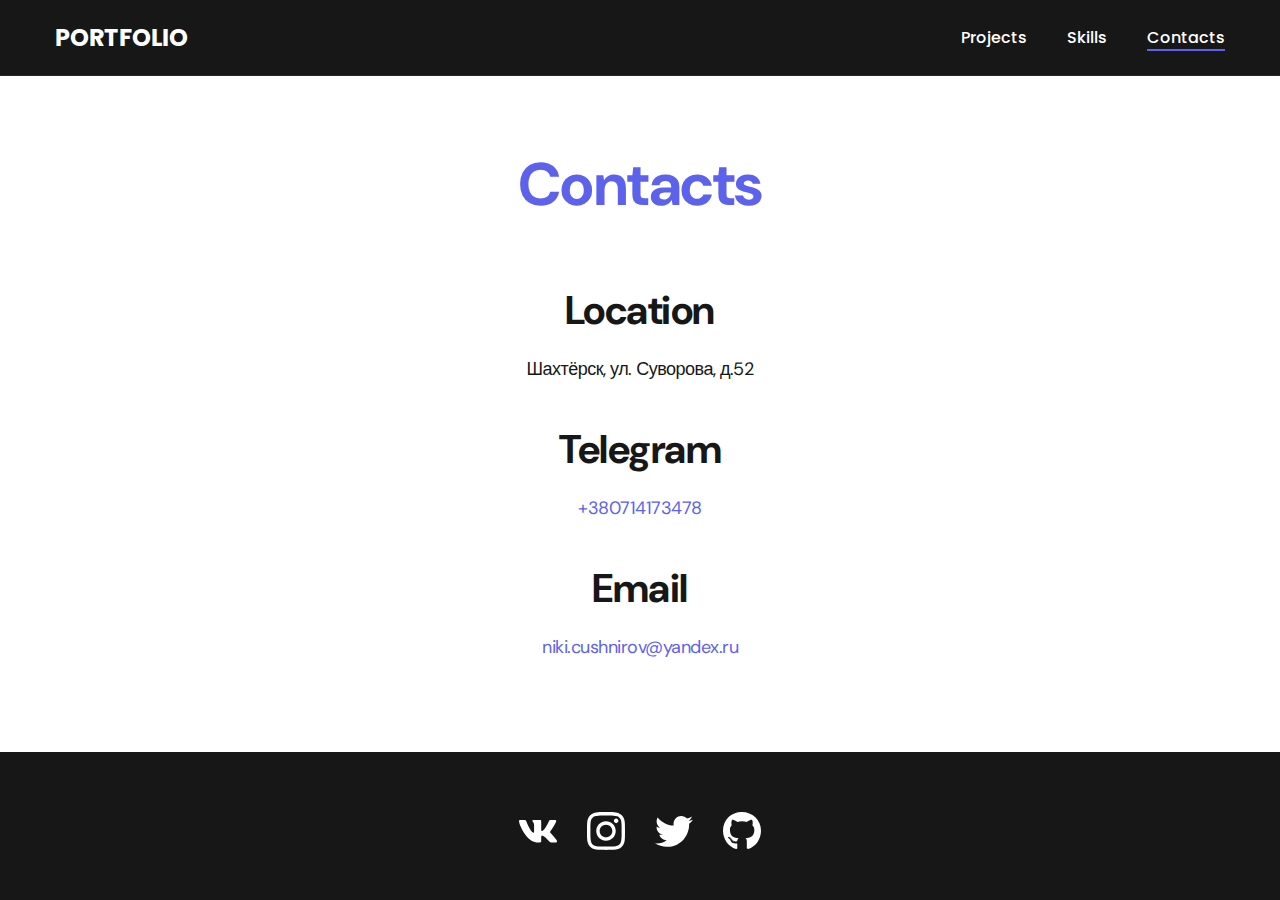
<file: contacts.html>
<!DOCTYPE html>
<html lang="ru">
<head>
    <meta charset="UTF-8">
    <meta http-equiv="X-UA-Compatible" content="IE=edge">
    <meta name="viewport" content="width=device-width, initial-scale=1.0">
    <title>Kushnirov Nikita</title>
    <link rel="stylesheet" href="./css/main.css">
</head>
<body>
    <header class="header">
        <div class="container">
            <div class="row">
                <a href="./index.html" class="logo">
                    portfolio
                </a>
                <nav class="nav">
                    <ul class="nav-list">
                        <li class="nav-list__item">
                            <a href="./index.html" class="nav-list__link ">
                                Projects
                            </a>
                        </li>
                        <li class="nav-list__item">
                            <a href="./skills.html" class="nav-list__link">
                                Skills
                            </a>
                        </li>
                        <li class="nav-list__item">
                            <a href="./contacts.html" class="nav-list__link nav-list__link--active">
                                Contacts
                            </a>
                        </li>
                    </ul>
                </nav>
            </div>
        </div>
    </header>

    <section class="contacts-section">
        <ul class="container">
            <h1 class="projects-section__tittle">Contacts</h1>
            <div class="content-list">
                <div class="content-list__item">
                    <h2 class="title2">Location</h2>
                    <p>Шахтёрск, ул. Суворова, д.52</p>
                </div>
                <div class="content-list__item">
                    <h2 class="title2">Telegram</h2>
                    <p><a href="tel:+380714173478">+380714173478</a></p>
                </div>
                <div class="content-list__item">
                    <h2 class="title2">Email</h2>
                    <p><a href="mailto:niki.cushnirov@yandex.ru">niki.cushnirov@yandex.ru</a></p>
                </div>
            </div>
        </ul>
    </section>

    <footer class="footer">
        <div class="container">
            <div class="footer-wrapper">
                <ul class="social">
                    <li class="social__item">
                        <a href="https://vk.com/odoglwn">
                            <img src="./img/icons/vk.svg" alt="vk-link">
                        </a>
                    </li>
                    <li class="social__item">
                        <a href="#!">
                        <img src="./img/icons/instagram.svg" alt="inst-link">
                        </a>
                    </li>
                    <li class="social__item">
                        <a href="#!">
                            <img src="./img/icons/twitter.svg" alt="twitter-link">
                        </a>
                    </li>
                    <li class="social__item">
                        <a href="https://github.com/Nearzev">
                            <img src="./img/icons/gitHub.svg" alt="github-link">
                        </a>
                    </li>
                </ul>
            </div>
        </div>
    </footer>
</body>
</html>
</file>
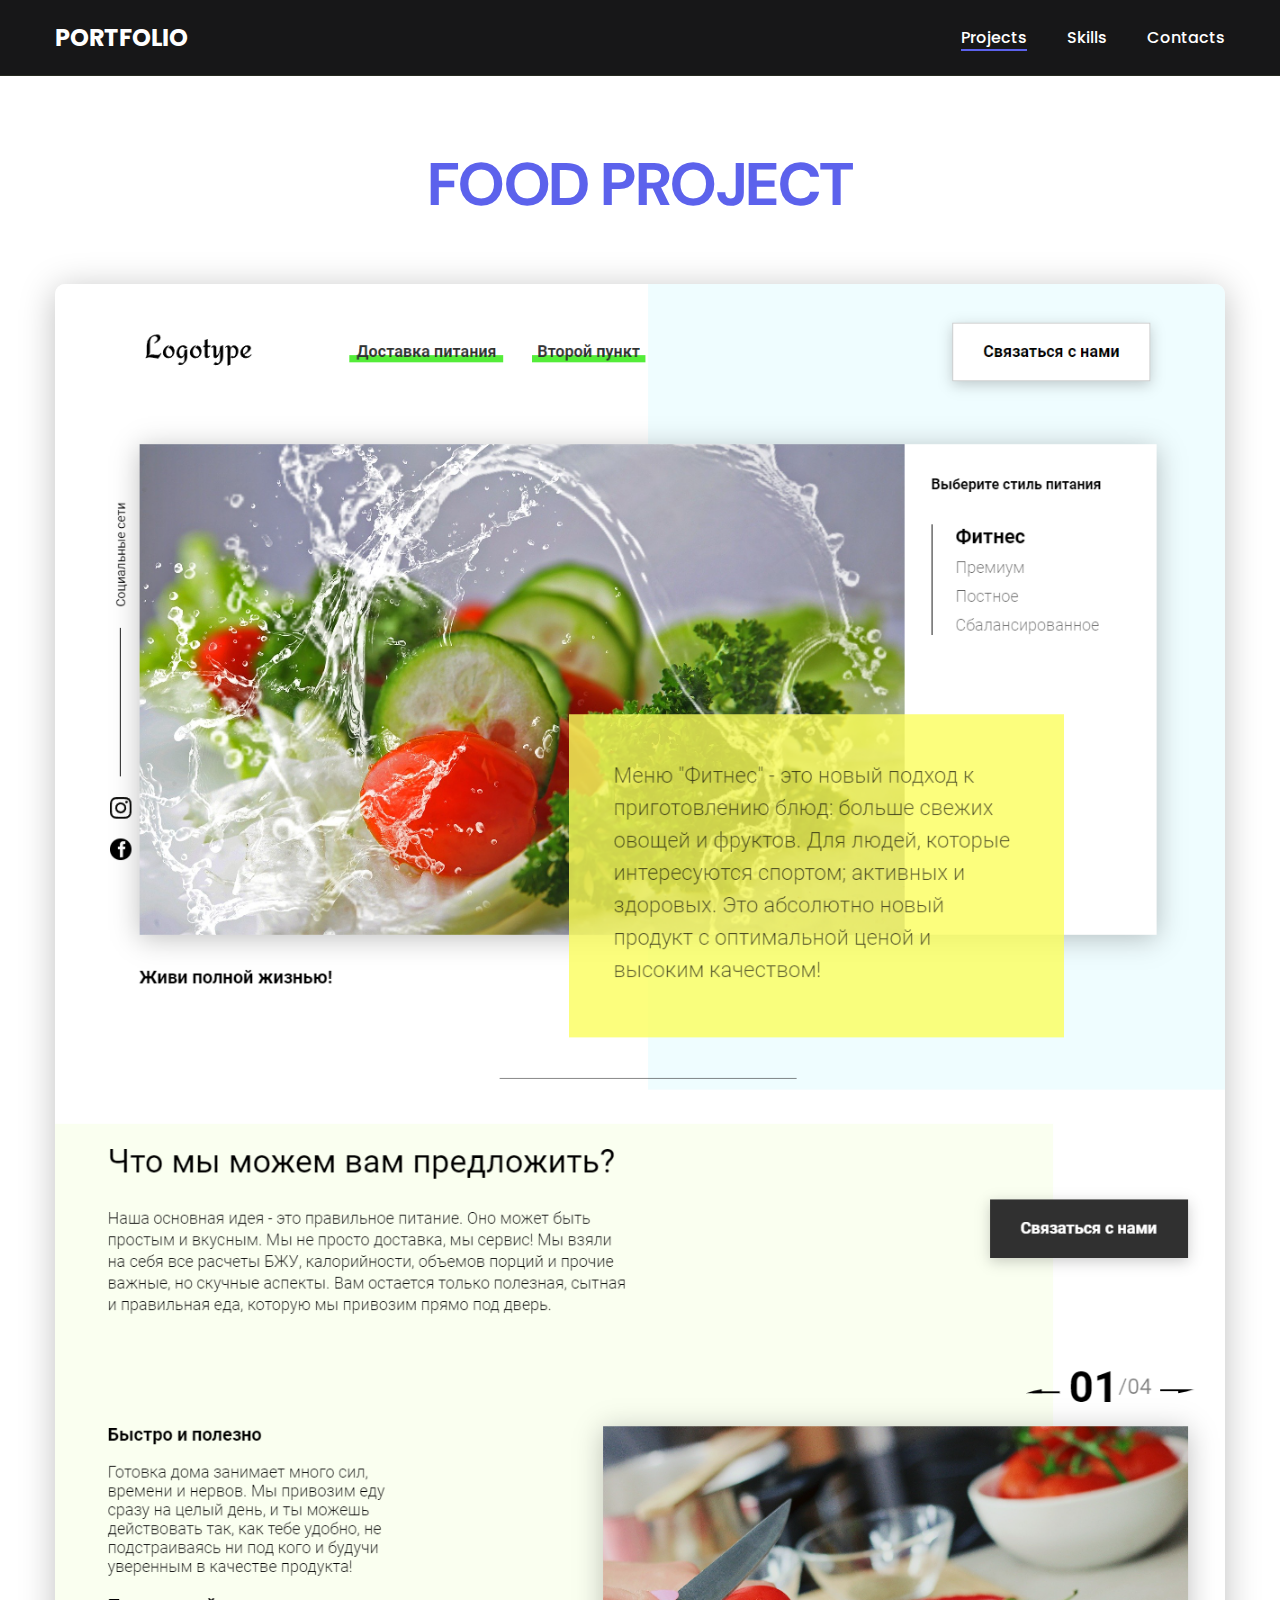
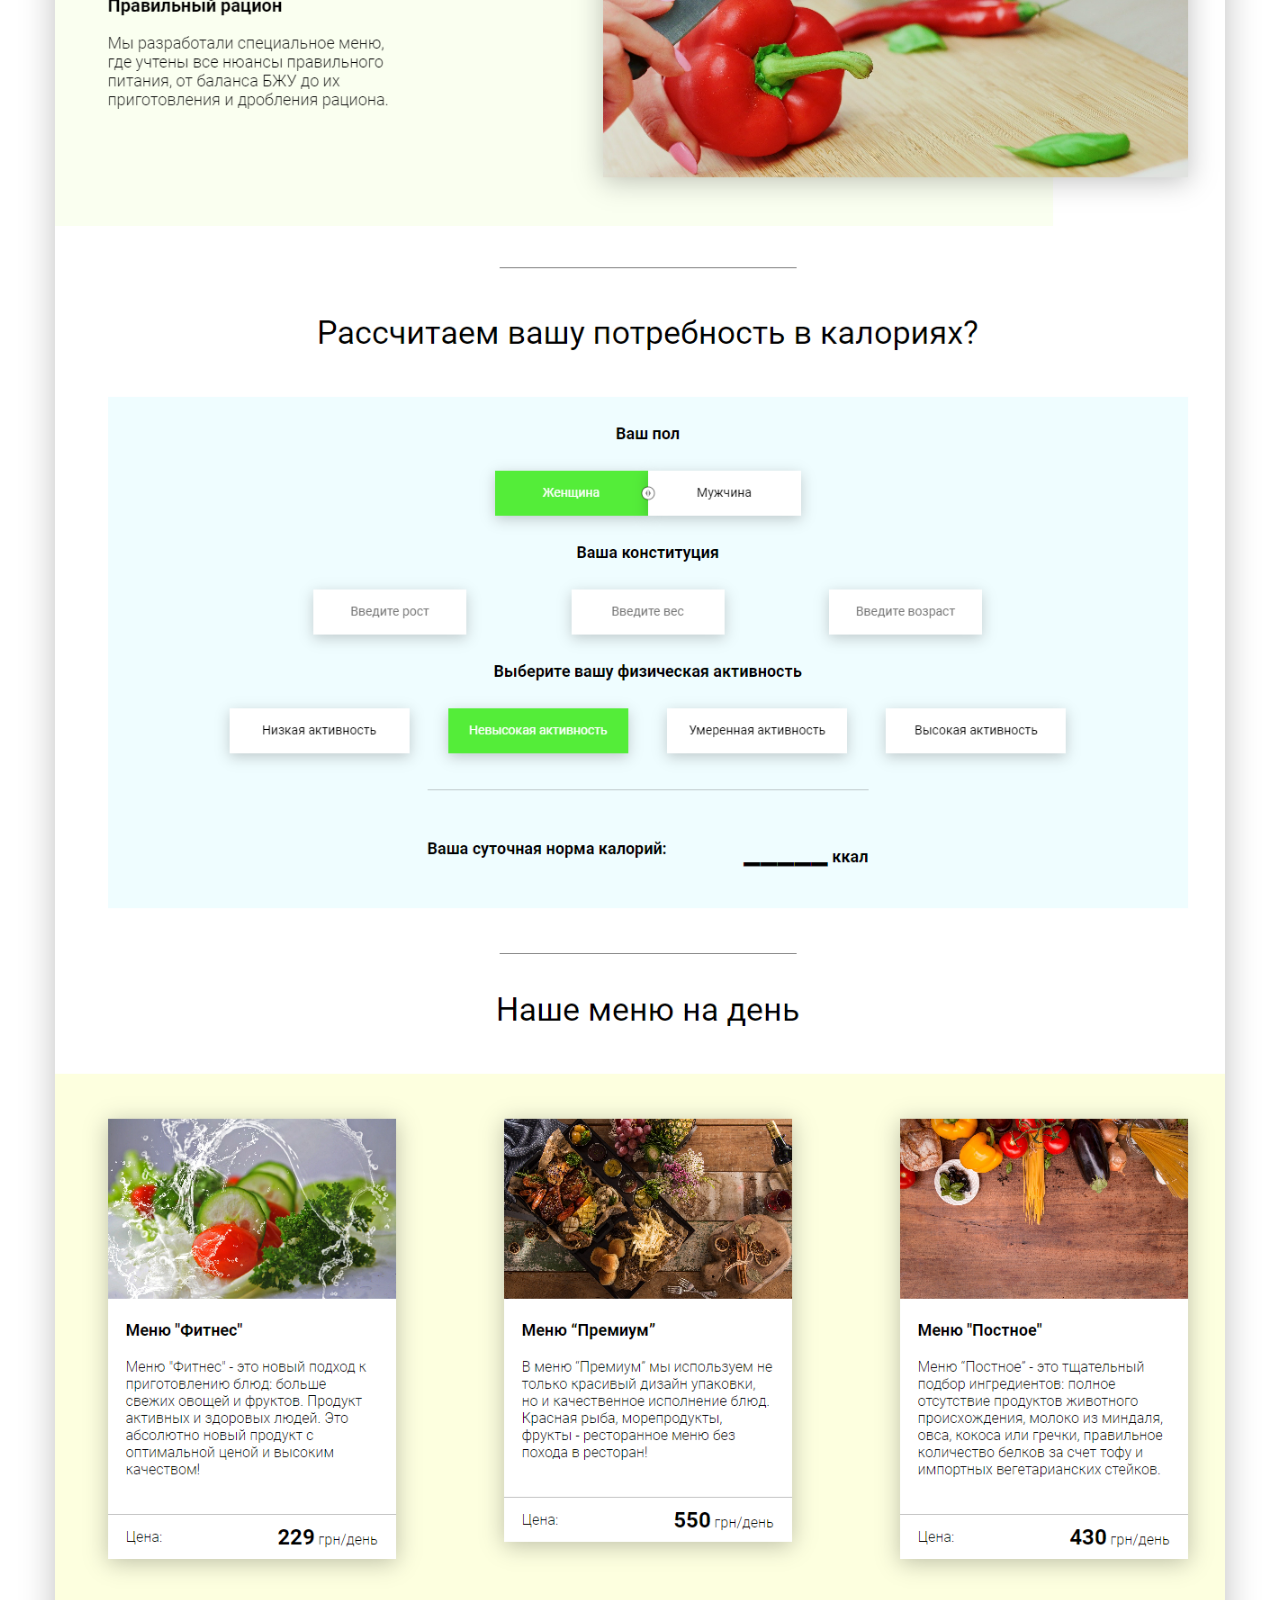
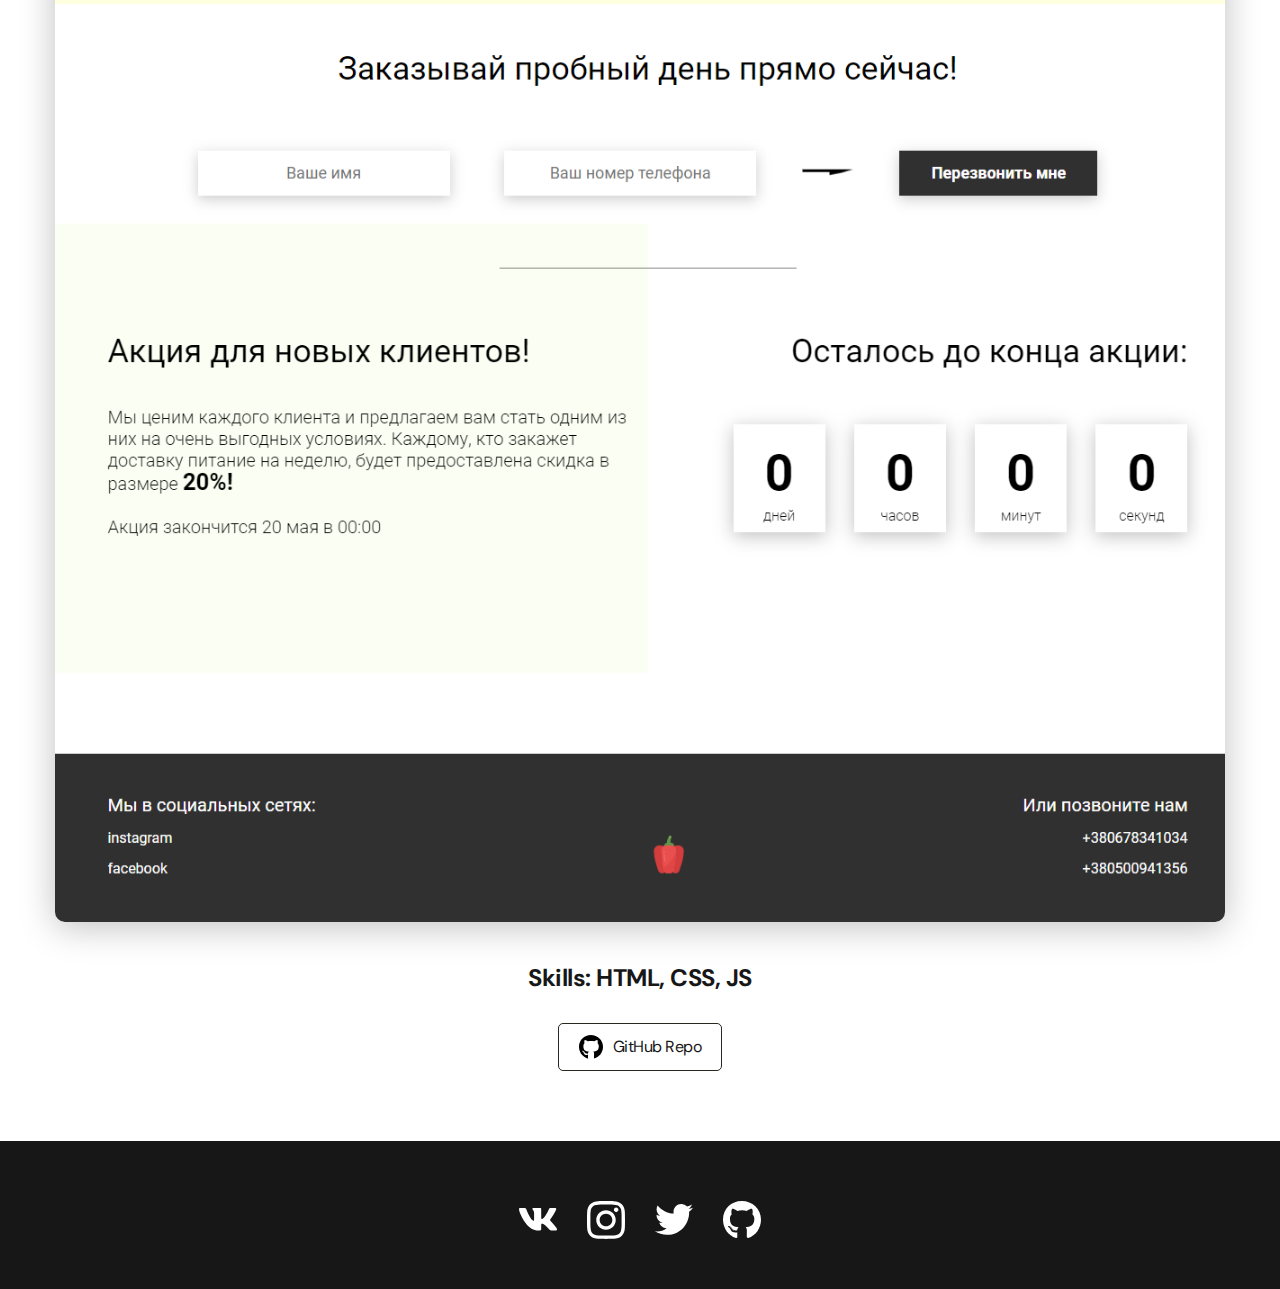
<file: project-page-2.html>
<!DOCTYPE html>
<html lang="ru">
<head>
    <meta charset="UTF-8">
    <meta http-equiv="X-UA-Compatible" content="IE=edge">
    <meta name="viewport" content="width=device-width, initial-scale=1.0">
    <title>Kushnirov Nikita</title>
    <link rel="stylesheet" href="./css/main.css">
</head>
<body>
    <header class="header">
        <div class="container">
            <div class="row">
                <a href="./index.html" class="logo">
                    portfolio
                </a>
                <nav class="nav">
                    <ul class="nav-list">
                        <li class="nav-list__item">
                            <a href="./index.html" class="nav-list__link nav-list__link--active">
                                Projects
                            </a>
                        </li>
                        <li class="nav-list__item">
                            <a href="./skills.html" class="nav-list__link">
                                Skills
                            </a>
                        </li>
                        <li class="nav-list__item">
                            <a href="./contacts.html" class="nav-list__link">
                                Contacts
                            </a>
                        </li>
                    </ul>
                </nav>
            </div>
        </div>
    </header>

    <section class="projects-section">
        <div class="container">
            <div class="project-details">
                <h2 class="projects-section__tittle">FOOD PROJECT</h2>
                <img src="./img/projects/FOOD-PROJECT.png" alt="" class="project-details__img">
                <div class="project-details__desc">
                    <p>Skills: HTML, CSS, JS</p>
                </div>
                <a href="https://github.com/Nearzev/FOOD__PROJECT/tree/master/food" class="project-btn">
                    <img src="./img/icons/black-github.svg" alt="">
                    GitHub Repo</a>
            </div>
        </div>
    </section>

    <footer class="footer">
        <div class="container">
            <div class="footer-wrapper">
                <ul class="social">
                    <li class="social__item">
                        <a href="https://vk.com/odoglwn">
                            <img src="./img/icons/vk.svg" alt="vk-link">
                        </a>
                    </li>
                    <li class="social__item">
                        <a href="#!">
                        <img src="./img/icons/instagram.svg" alt="inst-link">
                        </a>
                    </li>
                    <li class="social__item">
                        <a href="#!">
                            <img src="./img/icons/twitter.svg" alt="twitter-link">
                        </a>
                    </li>
                    <li class="social__item">
                        <a href="https://github.com/Nearzev">
                            <img src="./img/icons/gitHub.svg" alt="github-link">
                        </a>
                    </li>
                </ul>
            </div>
        </div>
    </footer>
</body>
</html>
</file>
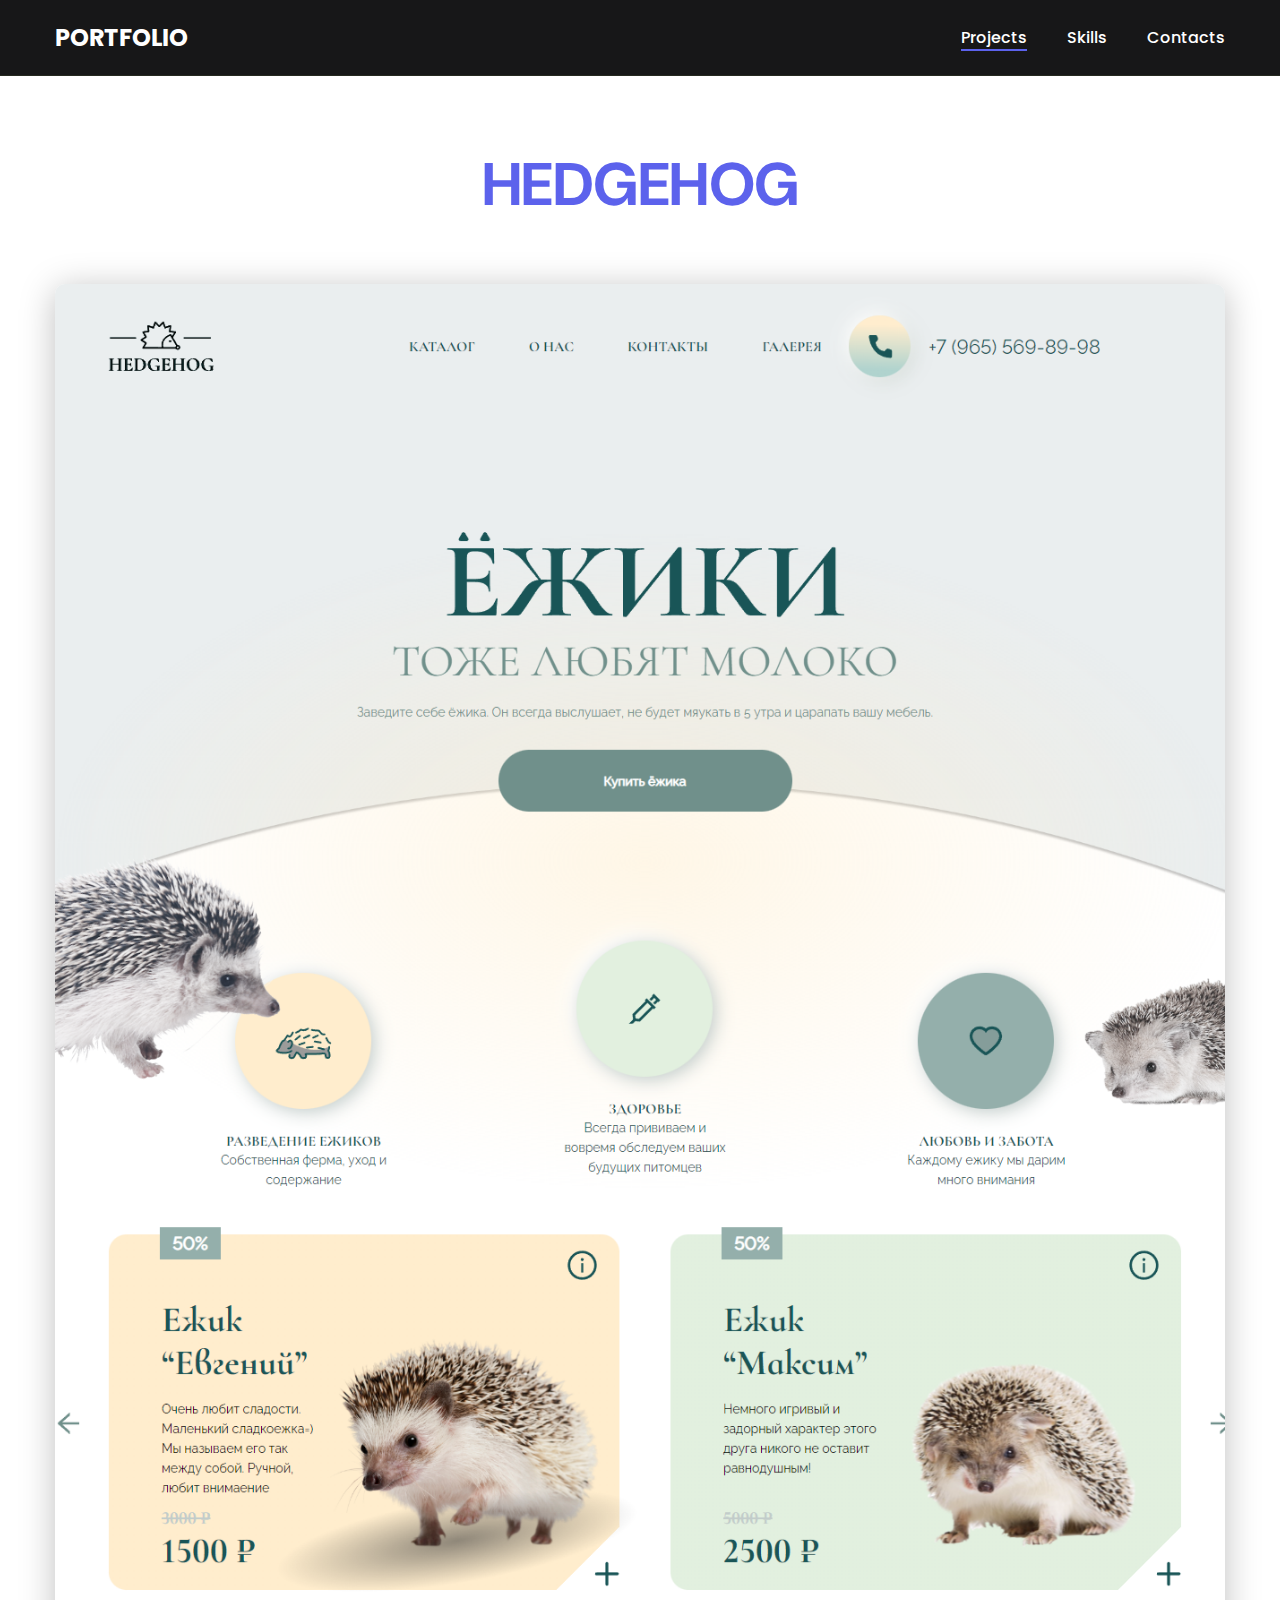
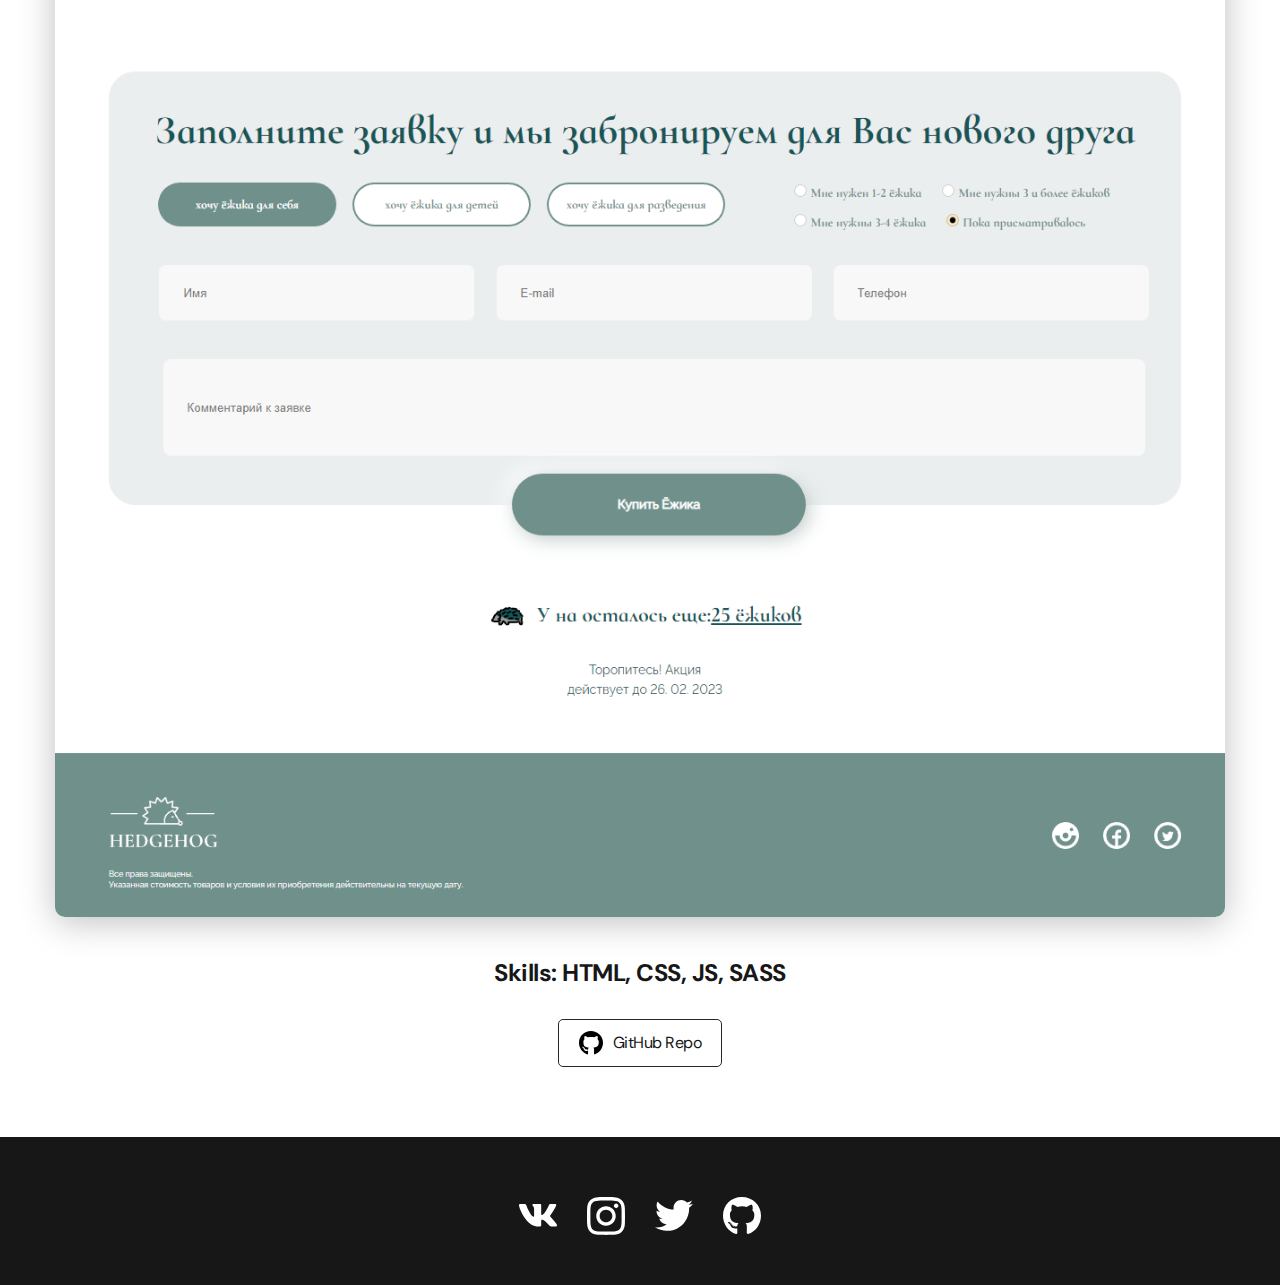
<file: project-page.html>
<!DOCTYPE html>
<html lang="ru">
<head>
    <meta charset="UTF-8">
    <meta http-equiv="X-UA-Compatible" content="IE=edge">
    <meta name="viewport" content="width=device-width, initial-scale=1.0">
    <title>Kushnirov Nikita</title>
    <link rel="stylesheet" href="./css/main.css">
</head>
<body>
    <header class="header">
        <div class="container">
            <div class="row">
                <a href="./index.html" class="logo">
                    portfolio
                </a>
                <nav class="nav">
                    <ul class="nav-list">
                        <li class="nav-list__item">
                            <a href="./index.html" class="nav-list__link nav-list__link--active">
                                Projects
                            </a>
                        </li>
                        <li class="nav-list__item">
                            <a href="./skills.html" class="nav-list__link">
                                Skills
                            </a>
                        </li>
                        <li class="nav-list__item">
                            <a href="./contacts.html" class="nav-list__link">
                                Contacts
                            </a>
                        </li>
                    </ul>
                </nav>
            </div>
        </div>
    </header>

    <section class="projects-section">
        <div class="container">
            <div class="project-details">
                <h2 class="projects-section__tittle">HEDGEHOG</h2>
                <img src="./img/projects/HEDGEHOG.png" alt="" class="project-details__img">
                <div class="project-details__desc">
                    <p>Skills: HTML, CSS, JS, SASS</p>
                </div>
                <a href="https://github.com/Nearzev/HEDGEHOG_PROJECT" class="project-btn">
                    <img src="./img/icons/black-github.svg" alt="">
                    GitHub Repo</a>
            </div>
        </div>
    </section>

    <footer class="footer">
        <div class="container">
            <div class="footer-wrapper">
                <ul class="social">
                    <li class="social__item">
                        <a href="https://vk.com/odoglwn">
                            <img src="./img/icons/vk.svg" alt="vk-link">
                        </a>
                    </li>
                    <li class="social__item">
                        <a href="#!">
                        <img src="./img/icons/instagram.svg" alt="inst-link">
                        </a>
                    </li>
                    <li class="social__item">
                        <a href="#!">
                            <img src="./img/icons/twitter.svg" alt="twitter-link">
                        </a>
                    </li>
                    <li class="social__item">
                        <a href="https://github.com/Nearzev">
                            <img src="./img/icons/gitHub.svg" alt="github-link">
                        </a>
                    </li>
                </ul>
            </div>
        </div>
    </footer>
</body>
</html>
</file>
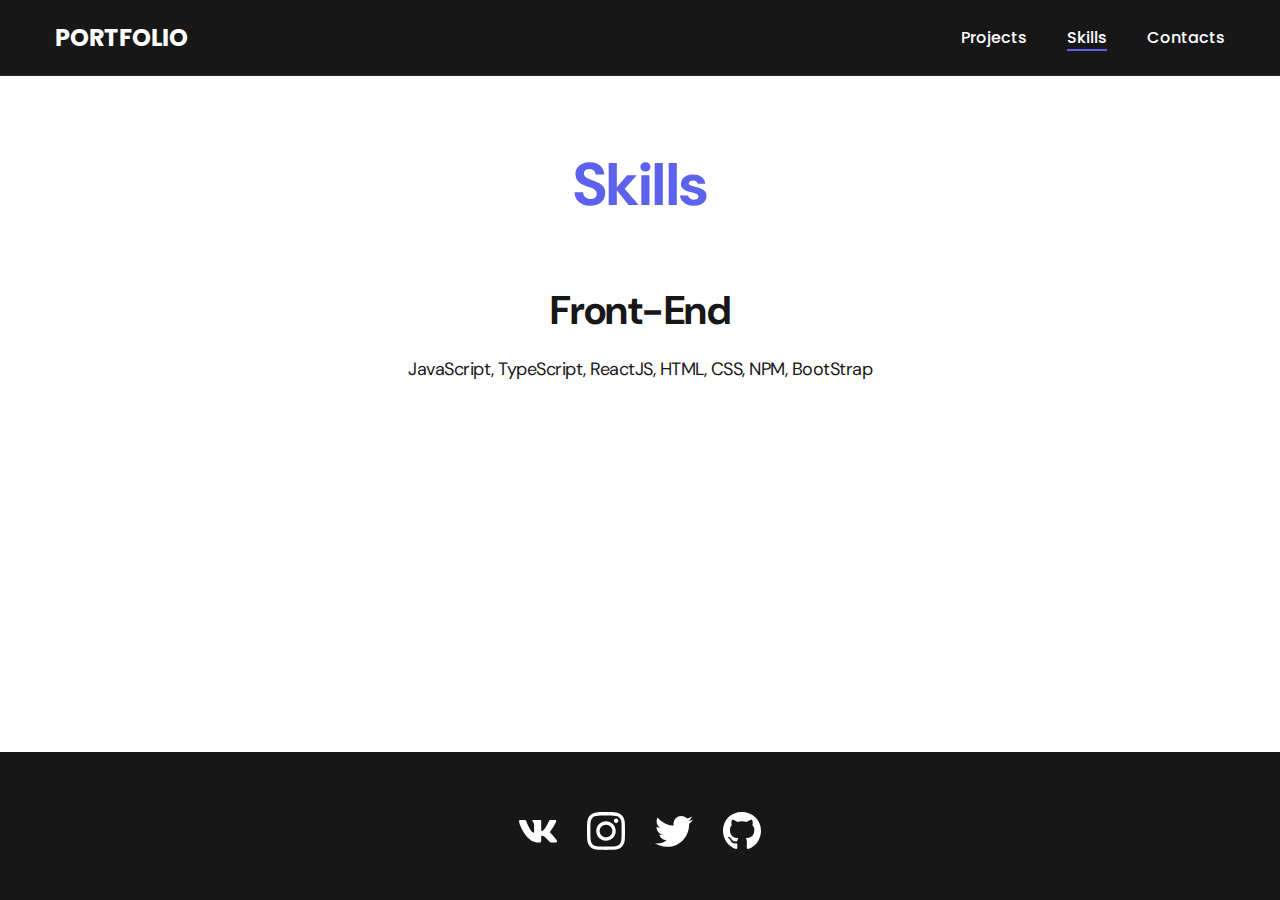
<file: skills.html>
<!DOCTYPE html>
<html lang="ru">
<head>
    <meta charset="UTF-8">
    <meta http-equiv="X-UA-Compatible" content="IE=edge">
    <meta name="viewport" content="width=device-width, initial-scale=1.0">
    <title>Kushnirov Nikita</title>
    <link rel="stylesheet" href="./css/main.css">
</head>
<body>
    <header class="header">
        <div class="container">
            <div class="row">
                <a href="./index.html" class="logo">
                    portfolio
                </a>
                <nav class="nav">
                    <ul class="nav-list">
                        <li class="nav-list__item">
                            <a href="./index.html" class="nav-list__link ">
                                Projects
                            </a>
                        </li>
                        <li class="nav-list__item">
                            <a href="./skills.html" class="nav-list__link nav-list__link--active">
                                Skills
                            </a>
                        </li>
                        <li class="nav-list__item">
                            <a href="./contacts.html" class="nav-list__link">
                                Contacts
                            </a>
                        </li>
                    </ul>
                </nav>
            </div>
        </div>
    </header>

    <section class="skills-section">
        <ul class="container">
            <h1 class="projects-section__tittle">Skills</h1>
            <div class="content-list">
                <div class="content-list__item">
                    <h2 class="title2">Front-End</h2>
                    <p>JavaScript, TypeScript, ReactJS, HTML, CSS, NPM, BootStrap</p>
                </div>
            </div>
        </ul>
    </section>

    <footer class="footer">
        <div class="container">
            <div class="footer-wrapper">
                <ul class="social">
                    <li class="social__item">
                        <a href="https://vk.com/odoglwn">
                            <img src="./img/icons/vk.svg" alt="vk-link">
                        </a>
                    </li>
                    <li class="social__item">
                        <a href="#!">
                        <img src="./img/icons/instagram.svg" alt="inst-link">
                        </a>
                    </li>
                    <li class="social__item">
                        <a href="#!">
                            <img src="./img/icons/twitter.svg" alt="twitter-link">
                        </a>
                    </li>
                    <li class="social__item">
                        <a href="https://github.com/Nearzev">
                            <img src="./img/icons/gitHub.svg" alt="github-link">
                        </a>
                    </li>
                </ul>
            </div>
        </div>
    </footer>
</body>
</html>
</file>
<file: css/main.css>
@import "./reset.css";
@import url('https://fonts.googleapis.com/css2?family=DM+Sans:wght@400;500;700&family=Poppins:wght@400;500;700&display=swap');

/*
font-family: 'DM Sans', sans-serif;
font-family: 'Poppins', sans-serif;
*/

:root {
    --black: #171718;
    --black-border: #262920;
    --white: #fff;
    --main: #5C62EC;

    --dark-bg: var(--black);
    --dark-border: var(--black-border);
    --header-text: var(--white);
    --accent: var(--main);
    
}

html, body {
    font-family: 'DM Sans', sans-serif;
    letter-spacing: -0.5px;
    color: var(--black);
    display: flex;
    flex-direction: column;
    height: 100vh;
}

.container {
    margin: 0 auto;
    padding: 0  15px;
    max-width: 1200px;
}

/* HEADER NAV */

.header {
    padding: 20px 0;
    border-bottom: 1px solid var(--black-border) ;
    background-color: var(--dark-bg);
    color: var(--white);
    letter-spacing: normal;
}

.row {
    display: flex;
    justify-content: space-between;
    align-items: center;
    column-gap: 30px;
    row-gap: 20px;
    flex-wrap: wrap;
}

.logo {
    color: var(--white);
    text-transform: uppercase;
    font-size: 24px;
    font-family: 'Poppins', sans-serif;
    font-weight: 700;  
}

.nav-list {
    display: flex;
    align-items: center;
    column-gap: 40px;
    font-size: 16px;
    font-family: 'Poppins', sans-serif;
    font-weight: 500;
}

.nav-list__link {
    color: var(--white);

    transition: opacity 0.2s ease-in;
}

.nav-list__link:hover {
    opacity: 0.8;
}

.nav-list__link--active {
    position: relative;
}

.nav-list__link--active::before {
    content: "";

    position: absolute;
    left: 0;
    top: 100%;

    display: block;
    height: 2px;
    width: 100%;
    background-color: var(--accent);
}

/* HEADER SECTION*/

.header-section {
    background-color: var(--dark-bg);
    color: var(--white);
    min-height: 695px;
    padding: 40px 0;

    display: flex;
    justify-content: center;
    align-items: center;
    text-align: center;
}

.header-section__wrapper {
    padding: 0 15px;
    max-width: 660px;
}

.header-section__tittle {
    font-size: 40px;
    font-weight: 700;
    line-height: 1.4;

}

.header-section__tittle strong {
    font-size: 60px;
    font-weight: 700;
}

.header-section__tittle italic {
    font-style: italic;
    color: var(--accent);
}

.header-section__text {
    margin-bottom: 40px;
    font-size: 18px;
    line-height: 1.333;
}

.header-section__text p + p {
    margin-top: 0.5em;
}

.btn {
    display: inline-block;
    height: 48px;
    padding: 12px 28px;

    border-radius: 5px;
    background-color: var(--accent);
    color: var(--white);
    letter-spacing: 0.15px;
    font-size: 18px;
    font-weight: 500;

    transition: opacity 0.2s ease-in;
}

.btn:hover {
    opacity: 0.8;
}

.btn:active {
    position: relative;
    top: 1px;
}

.project-btn {
    height: 48px;
    padding: 12px 20px;
    border-radius: 5px;
    border: 1px solid var(--black-border);    
    color: var(--black);

    display: flex;
    column-gap: 10px;
    align-items: center;

    transition: opacity 0.2s ease-in;
}

.project-btn:hover {
    opacity: 0.8;
}

.project-btn:active {
    position: relative;
    top: 1px;
}

/*P ROJECTS SECTION */ 

.projects-section {
    padding: 70px 0;
}

.projects-section__tittle {
    margin-bottom: 60px;
    font-size: 60px;
    font-weight: 700;
    line-height: 1.3;
    color: var(--accent);
    text-align: center;
}

.projects {
    display: flex;
    flex-wrap: wrap;
    column-gap: 30px;
    row-gap: 30px;
}

.project {
    min-width: 370px;
    background-color: var(--white);
    border-radius: 10px;
    box-shadow: 0px 5px 35px rgba(0, 0, 0, 0.25);
}

.project img {
    border-radius: 10px;
    object-fit: cover;
    width: 370px;
    height: 370px;
}

.project-tittle {
    padding: 15px 20px 25px;
    font-weight: 700;
    font-size: 24px;
    line-height: 1.3;
    color: var(--accent);
}

/*HEDGEHOG PROJECT */

.project-details {
    margin: 0 auto;
    min-width: 865px;

    display: flex;
    flex-direction: column;
    align-items: center;
}

.project-details__img {
    min-width: 100%;
    margin-bottom: 40px;
    box-shadow: 0px 5px 35px rgba(0, 0, 0, 0.25);
    border-radius: 10px;
}

.project-details__desc {
    margin-bottom: 30px;

    font-weight: 700;
    font-size: 24px;
    line-height: 1.3;
}

/* Skills*/
.skills-section {
    padding: 70px;
}

.title2 {
    font-size: 40px;
    line-height: 1.3;
    margin-bottom: 20px;
    font-weight: 700;
}

.content-list {
    margin: 0 auto;
    max-width: 570px;
    display: flex;
    flex-direction: column;
    row-gap: 40px;
    align-items: center;
    text-align: center;
}

.content-list__item {
    font-size: 18px;
    line-height: 1.5;
}


/* CONSTACTS */

.contacts-section {
    padding: 70px;
}

.contacts-section a {
    color: var(--accent);
}

/* FOOTER */

.footer {
    padding: 60px 0 50px;
    background-color: var(--dark-bg);
    margin-top: auto;
}

.footer-wrapper {
    display: flex;
    flex-direction: column;
    align-items: center;
}

.social {
    display: flex;
    column-gap: 30px;
    align-items: center;
}
</file>
